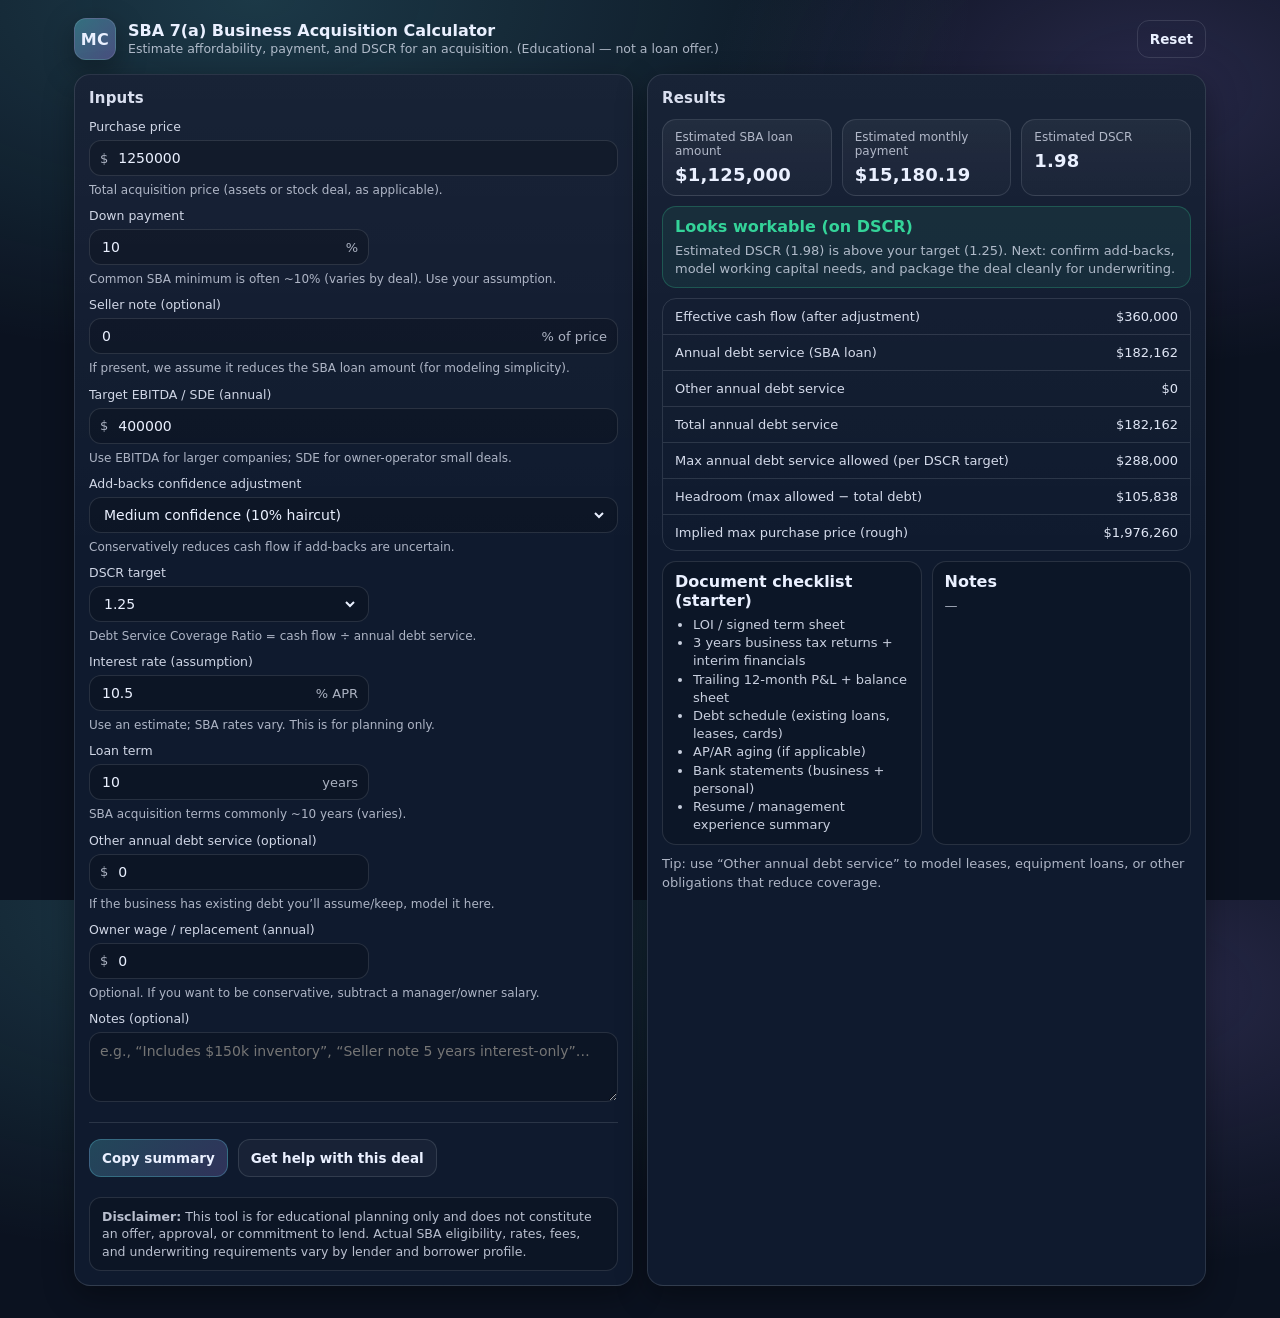
<file: index.html>
<!doctype html>
<html lang="en">
	<head>
		<meta charset="UTF-8" />
		<meta name="viewport" content="width=device-width,initial-scale=1" />
		<title>SBA 7(a) Business Acquisition Calculator</title>
		<link rel="stylesheet" href="./style.css" />
	</head>
	<body>
		<div class="app" id="app">
			<header class="header">
				<div class="brand">
					<div class="brand__mark">MC</div>
					<div class="brand__text">
						<div class="brand__title">SBA 7(a) Business Acquisition Calculator</div>
						<div class="brand__subtitle">
							Estimate affordability, payment, and DSCR for an acquisition. (Educational — not a loan offer.)
						</div>
					</div>
				</div>

				<div class="header__actions">
					<a class="btn btn--ghost" id="btnReset" href="#">Reset</a>
				</div>
			</header>

			<main class="grid">
				<section class="card">
					<h2 class="card__title">Inputs</h2>

					<div class="form">
						<div class="field">
							<label for="purchasePrice">Purchase price</label>
							<div class="control">
								<span class="prefix">$</span>
								<input id="purchasePrice" inputmode="decimal" type="text" value="1250000" />
							</div>
							<div class="hint">Total acquisition price (assets or stock deal, as applicable).</div>
						</div>

						<div class="field field--inline">
							<label for="downPct">Down payment</label>
							<div class="control">
								<input id="downPct" inputmode="decimal" type="text" value="10" />
								<span class="suffix">%</span>
							</div>
							<div class="hint">Common SBA minimum is often ~10% (varies by deal). Use your assumption.</div>
						</div>

						<div class="field">
							<label for="sellerNotePct">Seller note (optional)</label>
							<div class="control">
								<input id="sellerNotePct" inputmode="decimal" type="text" value="0" />
								<span class="suffix">% of price</span>
							</div>
							<div class="hint">If present, we assume it reduces the SBA loan amount (for modeling simplicity).</div>
						</div>

						<div class="field">
							<label for="ebitda">Target EBITDA / SDE (annual)</label>
							<div class="control">
								<span class="prefix">$</span>
								<input id="ebitda" inputmode="decimal" type="text" value="400000" />
							</div>
							<div class="hint">Use EBITDA for larger companies; SDE for owner-operator small deals.</div>
						</div>

						<div class="field">
							<label for="addBacksPct">Add-backs confidence adjustment</label>
							<div class="control">
								<select id="addBacksPct">
									<option value="0">High confidence (0% haircut)</option>
									<option value="10" selected>Medium confidence (10% haircut)</option>
									<option value="20">Low confidence (20% haircut)</option>
								</select>
							</div>
							<div class="hint">Conservatively reduces cash flow if add-backs are uncertain.</div>
						</div>

						<div class="field field--inline">
							<label for="dscrTarget">DSCR target</label>
							<div class="control">
								<select id="dscrTarget">
									<option value="1.15">1.15</option>
									<option value="1.25" selected>1.25</option>
									<option value="1.35">1.35</option>
								</select>
							</div>
							<div class="hint">Debt Service Coverage Ratio = cash flow ÷ annual debt service.</div>
						</div>

						<div class="field field--inline">
							<label for="interestRate">Interest rate (assumption)</label>
							<div class="control">
								<input id="interestRate" inputmode="decimal" type="text" value="10.5" />
								<span class="suffix">% APR</span>
							</div>
							<div class="hint">Use an estimate; SBA rates vary. This is for planning only.</div>
						</div>

						<div class="field field--inline">
							<label for="termYears">Loan term</label>
							<div class="control">
								<input id="termYears" inputmode="numeric" type="text" value="10" />
								<span class="suffix">years</span>
							</div>
							<div class="hint">SBA acquisition terms commonly ~10 years (varies).</div>
						</div>

						<div class="field field--inline">
							<label for="otherDebtService">Other annual debt service (optional)</label>
							<div class="control">
								<span class="prefix">$</span>
								<input id="otherDebtService" inputmode="decimal" type="text" value="0" />
							</div>
							<div class="hint">If the business has existing debt you’ll assume/keep, model it here.</div>
						</div>

						<div class="field field--inline">
							<label for="ownerWage">Owner wage / replacement (annual)</label>
							<div class="control">
								<span class="prefix">$</span>
								<input id="ownerWage" inputmode="decimal" type="text" value="0" />
							</div>
							<div class="hint">Optional. If you want to be conservative, subtract a manager/owner salary.</div>
						</div>

						<div class="field">
							<label for="notes">Notes (optional)</label>
							<textarea id="notes" rows="3" placeholder="e.g., “Includes $150k inventory”, “Seller note 5 years interest-only”…"></textarea>
						</div>

						<div class="divider"></div>

						<div class="ctaRow">
							<a class="btn btn--primary" id="btnCopySummary" href="#">Copy summary</a>
							<a class="btn" id="btnEmail" href="#">Get help with this deal</a>
						</div>

						<div class="disclaimer">
							<strong>Disclaimer:</strong> This tool is for educational planning only and does not constitute an offer, approval, or commitment to lend.
							Actual SBA eligibility, rates, fees, and underwriting requirements vary by lender and borrower profile.
						</div>
					</div>
				</section>

				<section class="card">
					<h2 class="card__title">Results</h2>

					<div class="kpis">
						<div class="kpi">
							<div class="kpi__label">Estimated SBA loan amount</div>
							<div class="kpi__value" id="kpiLoanAmt">$—</div>
						</div>
						<div class="kpi">
							<div class="kpi__label">Estimated monthly payment</div>
							<div class="kpi__value" id="kpiMonthly">$—</div>
						</div>
						<div class="kpi">
							<div class="kpi__label">Estimated DSCR</div>
							<div class="kpi__value" id="kpiDscr">—</div>
						</div>
					</div>

					<div class="panel" id="verdictPanel">
						<div class="panel__title" id="verdictTitle">—</div>
						<div class="panel__body" id="verdictBody">Adjust inputs to see an affordability verdict.</div>
					</div>

					<div class="tableWrap">
						<table class="table">
							<tbody>
								<tr>
									<td>Effective cash flow (after adjustment)</td>
									<td class="right" id="rowCashFlow">$—</td>
								</tr>
								<tr>
									<td>Annual debt service (SBA loan)</td>
									<td class="right" id="rowAnnualDebt">$—</td>
								</tr>
								<tr>
									<td>Other annual debt service</td>
									<td class="right" id="rowOtherDebt">$—</td>
								</tr>
								<tr>
									<td>Total annual debt service</td>
									<td class="right" id="rowTotalDebt">$—</td>
								</tr>
								<tr>
									<td>Max annual debt service allowed (per DSCR target)</td>
									<td class="right" id="rowMaxDebt">$—</td>
								</tr>
								<tr>
									<td>Headroom (max allowed − total debt)</td>
									<td class="right" id="rowHeadroom">$—</td>
								</tr>
								<tr>
									<td>Implied max purchase price (rough)</td>
									<td class="right" id="rowMaxPrice">$—</td>
								</tr>
							</tbody>
						</table>
					</div>

					<div class="callouts">
						<div class="callout">
							<div class="callout__title">Document checklist (starter)</div>
							<ul class="list" id="docList">
								<li>LOI / signed term sheet</li>
								<li>3 years business tax returns + interim financials</li>
								<li>Trailing 12-month P&L + balance sheet</li>
								<li>Debt schedule (existing loans, leases, cards)</li>
								<li>AP/AR aging (if applicable)</li>
								<li>Bank statements (business + personal)</li>
								<li>Resume / management experience summary</li>
							</ul>
						</div>

						<div class="callout">
							<div class="callout__title">Notes</div>
							<div class="muted" id="notesEcho">—</div>
						</div>
					</div>

					<div class="footerNote muted">
						Tip: use “Other annual debt service” to model leases, equipment loans, or other obligations that reduce coverage.
					</div>
				</section>
			</main>
		</div>

		<script src="./script.js"></script>
	</body>
</html>
</file>
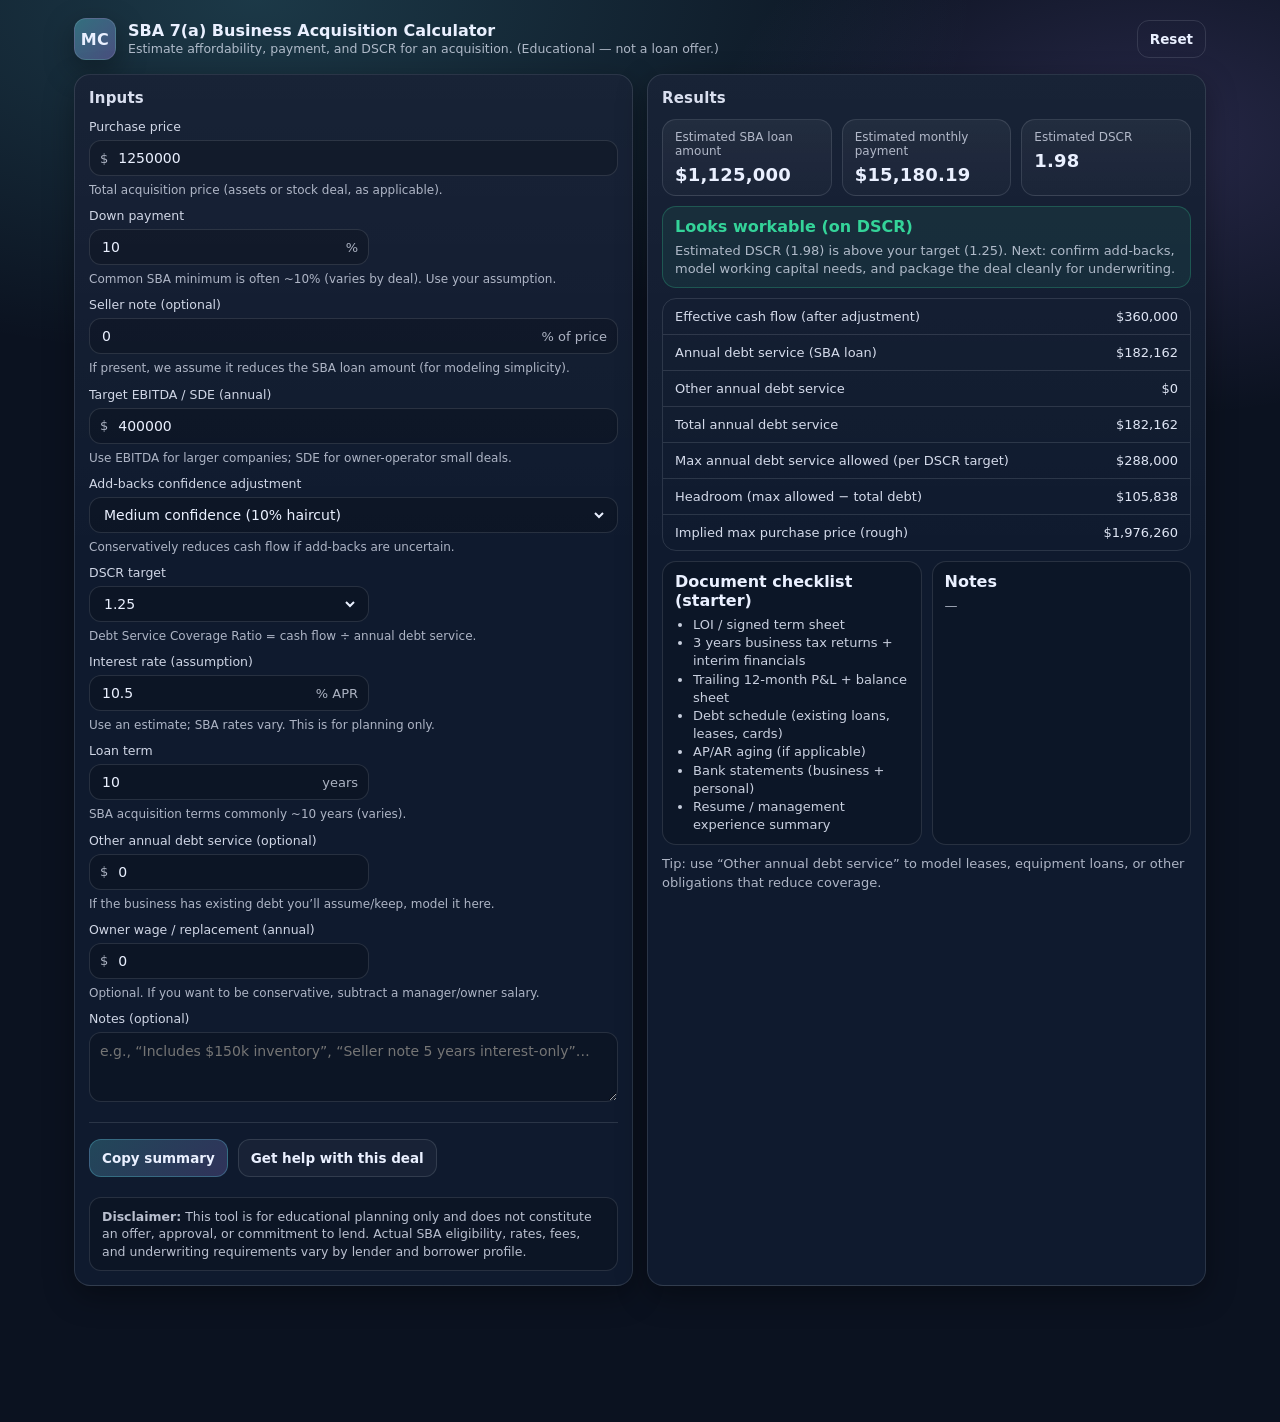
<file: embed.html>
<!doctype html>
<html lang="en">
	<head>
		<meta charset="UTF-8" />
		<meta name="viewport" content="width=device-width,initial-scale=1" />
		<title>Embed — SBA 7(a) Business Acquisition Calculator</title>
		<style>
			html, body { margin: 0; padding: 0; background: transparent; }
			.wrap { width: 100%; }
			iframe {
				width: 100%;
				border: 0;
				display: block;
				overflow: hidden;
				background: transparent;
			}
		</style>
	</head>
	<body>
		<div class="wrap">
			<iframe
				id="widgetFrame"
				src="./index.html"
				title="SBA 7(a) Business Acquisition Calculator"
				scrolling="no"
				loading="lazy"
				allow="clipboard-write"
			></iframe>
		</div>

		<script>
			const frame = document.getElementById("widgetFrame");

			function setHeight(h) {
				if (!h || !Number.isFinite(h)) return;
				const px = Math.max(420, Math.min(h + 8, 4000)); // guardrails
				frame.style.height = px + "px";
			}

			window.addEventListener("message", (event) => {
				const data = event?.data;
				if (!data || data.type !== "mc_widget_height") return;
				setHeight(Number(data.height));
			});

			// Fallback height in case postMessage is blocked
			setHeight(900);
		</script>
	</body>
</html>
</file>
<file: style.css>
:root {
	--bg: #0b1220;
	--card: #0f1a2e;
	--card2: #0c1628;
	--text: #eaf0ff;
	--muted: rgba(234, 240, 255, 0.72);
	--line: rgba(234, 240, 255, 0.12);
	--accent: #67e8f9; /* cyan */
	--accent2: #a78bfa; /* purple */
	--good: #34d399;
	--warn: #fbbf24;
	--bad: #fb7185;
	--shadow: 0 10px 30px rgba(0, 0, 0, 0.35);
	--radius: 16px;
	--font: ui-sans-serif, system-ui, -apple-system, Segoe UI, Roboto, Helvetica, Arial, "Apple Color Emoji",
		"Segoe UI Emoji";
}

* { box-sizing: border-box; }
html, body { height: 100%; }
body {
	margin: 0;
	font-family: var(--font);
	color: var(--text);
	background: radial-gradient(1200px 600px at 20% 0%, rgba(103,232,249,.18), transparent 60%),
		radial-gradient(800px 500px at 90% 10%, rgba(167,139,250,.18), transparent 55%),
		var(--bg);
}

a { color: inherit; }

.app { max-width: 1160px; margin: 0 auto; padding: 18px 14px 32px; }

.header {
	display: flex;
	align-items: center;
	justify-content: space-between;
	gap: 12px;
	margin-bottom: 14px;
}

.brand { display: flex; align-items: center; gap: 12px; }
.brand__mark {
	width: 42px; height: 42px;
	display: grid; place-items: center;
	border-radius: 12px;
	background: linear-gradient(135deg, rgba(103,232,249,.35), rgba(167,139,250,.35));
	border: 1px solid var(--line);
	box-shadow: var(--shadow);
	font-weight: 800;
	letter-spacing: 0.5px;
}
.brand__title { font-weight: 800; line-height: 1.1; }
.brand__subtitle { font-size: 12.5px; color: var(--muted); margin-top: 2px; }

.grid {
	display: grid;
	grid-template-columns: 1fr 1fr;
	gap: 14px;
}
@media (max-width: 980px) {
	.grid { grid-template-columns: 1fr; }
}

.card {
	background: linear-gradient(180deg, rgba(255,255,255,.04), transparent 40%), var(--card);
	border: 1px solid var(--line);
	border-radius: var(--radius);
	box-shadow: var(--shadow);
	padding: 14px;
}

.card__title {
	margin: 0 0 12px;
	font-size: 15px;
	letter-spacing: 0.2px;
	color: rgba(234,240,255,.92);
}

.form { display: grid; gap: 10px; }
.field label { display: block; font-size: 12.5px; margin-bottom: 6px; color: rgba(234,240,255,.88); }

.control {
	display: flex;
	align-items: center;
	border: 1px solid var(--line);
	border-radius: 12px;
	background: rgba(0,0,0,.18);
	padding: 8px 10px;
	gap: 8px;
}
.prefix, .suffix { color: var(--muted); font-size: 13px; white-space: nowrap; }
input, select, textarea {
	width: 100%;
	border: none;
	outline: none;
	background: transparent;
	color: var(--text);
	font-size: 14px;
	font-family: inherit;
}
textarea {
	border: 1px solid var(--line);
	border-radius: 12px;
	background: rgba(0,0,0,.18);
	padding: 10px;
	resize: vertical;
}

.hint {
	margin-top: 6px;
	font-size: 12px;
	color: var(--muted);
	line-height: 1.35;
}

.field--inline .control { max-width: 280px; }

.divider { height: 1px; background: var(--line); margin: 6px 0; }

.btn {
	display: inline-flex;
	align-items: center;
	justify-content: center;
	gap: 8px;
	padding: 10px 12px;
	border-radius: 12px;
	border: 1px solid var(--line);
	background: rgba(255,255,255,.04);
	text-decoration: none;
	font-weight: 650;
	font-size: 13.5px;
}
.btn:hover { border-color: rgba(234,240,255,.22); }
.btn--primary {
	background: linear-gradient(135deg, rgba(103,232,249,.22), rgba(167,139,250,.22));
	border-color: rgba(103,232,249,.25);
}
.btn--ghost { background: transparent; }

.ctaRow { display: flex; gap: 10px; flex-wrap: wrap; }

.disclaimer {
	margin-top: 10px;
	padding: 10px 12px;
	border-radius: 12px;
	background: rgba(0,0,0,.18);
	border: 1px solid var(--line);
	font-size: 12.5px;
	color: rgba(234,240,255,.78);
	line-height: 1.4;
}

.kpis {
	display: grid;
	grid-template-columns: repeat(3, 1fr);
	gap: 10px;
	margin-bottom: 10px;
}
@media (max-width: 540px) {
	.kpis { grid-template-columns: 1fr; }
}
.kpi {
	background: linear-gradient(180deg, rgba(255,255,255,.05), rgba(255,255,255,.02));
	border: 1px solid var(--line);
	border-radius: 14px;
	padding: 10px 12px;
}
.kpi__label { font-size: 12px; color: var(--muted); }
.kpi__value { margin-top: 6px; font-size: 18px; font-weight: 850; letter-spacing: .2px; }

.panel {
	border-radius: 14px;
	border: 1px solid var(--line);
	background: var(--card2);
	padding: 10px 12px;
	margin-bottom: 10px;
}
.panel__title { font-weight: 850; }
.panel__body { margin-top: 6px; color: var(--muted); font-size: 13px; line-height: 1.35; }

.tableWrap {
	border: 1px solid var(--line);
	border-radius: 14px;
	overflow: hidden;
	margin-bottom: 10px;
}
.table { width: 100%; border-collapse: collapse; }
.table td {
	padding: 10px 12px;
	border-top: 1px solid var(--line);
	font-size: 13px;
	color: rgba(234,240,255,.9);
}
.table tr:first-child td { border-top: none; }
.table td.right { text-align: right; font-variant-numeric: tabular-nums; color: rgba(234,240,255,.95); }

.callouts { display: grid; grid-template-columns: 1fr 1fr; gap: 10px; }
@media (max-width: 820px) { .callouts { grid-template-columns: 1fr; } }
.callout {
	border: 1px solid var(--line);
	border-radius: 14px;
	background: rgba(0,0,0,.14);
	padding: 10px 12px;
}
.callout__title { font-weight: 850; margin-bottom: 6px; }
.list { margin: 0; padding-left: 18px; color: rgba(234,240,255,.85); font-size: 13px; line-height: 1.4; }
.muted { color: var(--muted); font-size: 13px; line-height: 1.4; }
.footerNote { margin-top: 10px; }

.badge {
	display: inline-flex;
	align-items: center;
	gap: 8px;
	padding: 6px 10px;
	border-radius: 999px;
	border: 1px solid var(--line);
	font-size: 12.5px;
	font-weight: 750;
}

.good { color: var(--good); border-color: rgba(52,211,153,.25); background: rgba(52,211,153,.08); }
.warn { color: var(--warn); border-color: rgba(251,191,36,.22); background: rgba(251,191,36,.08); }
.bad { color: var(--bad); border-color: rgba(251,113,133,.22); background: rgba(251,113,133,.08); }
</file>
